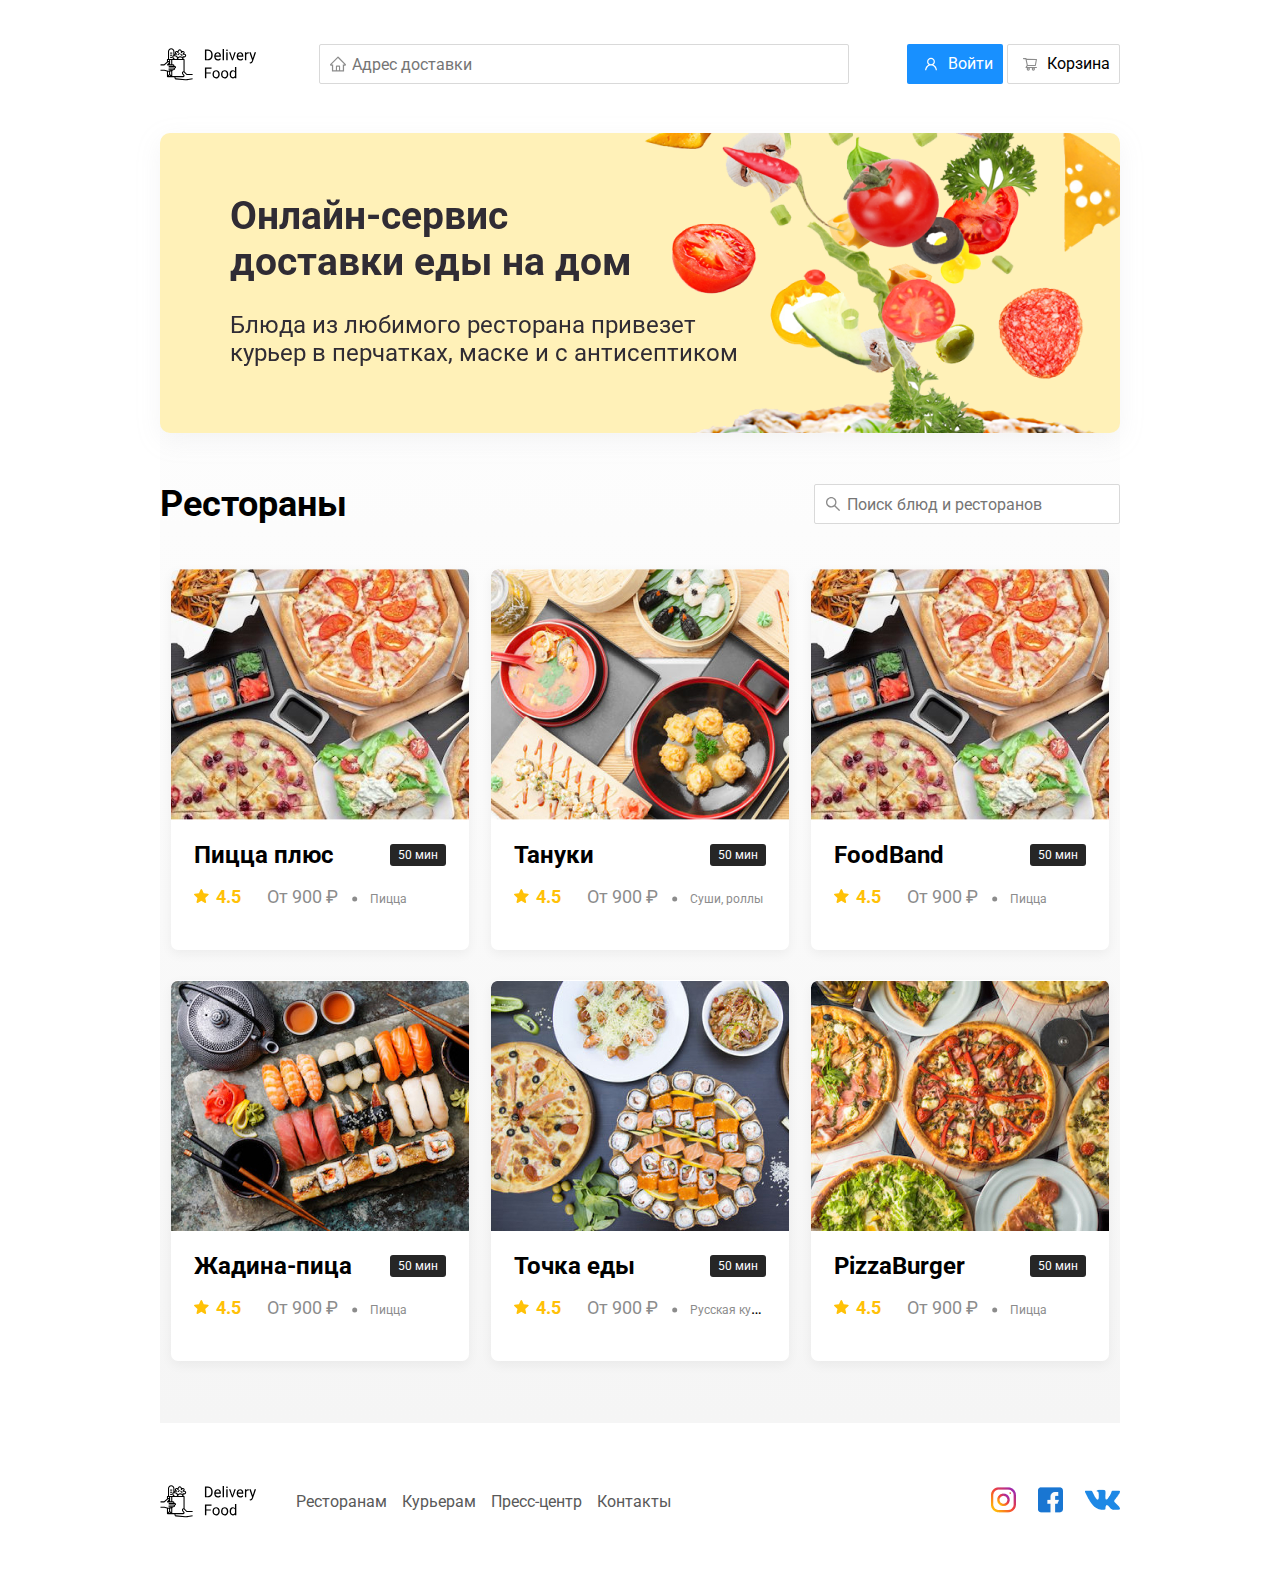
<file: src/index.html>
<!DOCTYPE html>
<html lang="ru">
  <head>
    <meta charset="UTF-8" />
    <meta name="viewport" content="width=device-width, initial-scale=1.0" />
    <title>Delivery Food</title>
    <link
      href="https://fonts.googleapis.com/css2?family=Roboto:wght@400;700&display=swap"
      rel="stylesheet"
    />
    <link rel="stylesheet" href="css/normalize.css" />
    <link rel="stylesheet" href="css/animate.css" />
    <link rel="stylesheet" href="css/style.css" />
    <link rel="shortcut icon" href="#" type="image/x-icon" />
  </head>

  <body>
    <div class="container">
      <header>
        <img class="logo" src="img/logo.svg" alt="logo" />
        <input class="input enter" type="text" placeholder="Адрес доставки" />
        <div class="btn">
          <button class="btn-enter">Войти</button>
          <button class="btn-busket">Корзина</button>
        </div>
      </header>

      <main>
        <div class="promo">
          <h1 class="promo-title">Онлайн-сервис<br />доставки еды на дом</h1>
          <p class="promo-text">
            Блюда из любимого ресторана привезет<br />курьер в перчатках, маске
            и с антисептиком
          </p>
        </div>

        <div class="head1">
          <h2 class="title1">Рестораны</h2>
          <input
            type="text"
            class="input find"
            placeholder="Поиск блюд и ресторанов"
          />
        </div>
        <!-- ! МЕНЮ -->
        <container class="generalmenu">
          <div class="cart">
            <div class="menu-image">
              <img src="img/image1.jpg" alt="блюдо 1" />
            </div>
            <div class="menu-text">
              <div class="menu-title">
                <div class="restoran">Пицца плюс</div>
                <div class="time">50 мин</div>
              </div>
              <div class="menu-reiting">
                <span class="reiting">4.5</span>
                <span class="price">От 900 ₽</span>
                <span class="category">Пицца</span>
              </div>
            </div>
          </div>
          <div class="cart">
            <div class="menu-image">
              <a href="restaurant_tanuki.html"
                ><img src="img/image2.jpg" alt="блюдо 1"
              /></a>
            </div>
            <div class="menu-text">
              <div class="menu-title">
                <div class="restoran">Тануки</div>
                <div class="time">50 мин</div>
              </div>
              <div class="menu-reiting">
                <span class="reiting">4.5</span>
                <span class="price">От 900 ₽</span>
                <span class="category">Суши, роллы</span>
              </div>
            </div>
          </div>
          <div class="cart">
            <div class="menu-image">
              <img src="img/image3.jpg" alt="блюдо 1" />
            </div>
            <div class="menu-text">
              <div class="menu-title">
                <div class="restoran">FoodBand</div>
                <div class="time">50 мин</div>
              </div>
              <div class="menu-reiting">
                <span class="reiting">4.5</span>
                <span class="price">От 900 ₽</span>
                <span class="category">Пицца</span>
              </div>
            </div>
          </div>
          <div class="cart">
            <div class="menu-image">
              <img src="img/image4.jpg" alt="блюдо 1" />
            </div>
            <div class="menu-text">
              <div class="menu-title">
                <div class="restoran">Жадина-пица</div>
                <div class="time">50 мин</div>
              </div>
              <div class="menu-reiting">
                <span class="reiting">4.5</span>
                <span class="price">От 900 ₽</span>
                <span class="category">Пицца</span>
              </div>
            </div>
          </div>
          <div class="cart">
            <div class="menu-image">
              <img src="img/image5.jpg" alt="блюдо 1" />
            </div>
            <div class="menu-text">
              <div class="menu-title">
                <div class="restoran">Точка еды</div>
                <div class="time">50 мин</div>
              </div>
              <div class="menu-reiting">
                <span class="reiting">4.5</span>
                <span class="price">От 900 ₽</span>
                <span class="category">Русская кухня</span>
              </div>
            </div>
          </div>
          <div class="cart">
            <div class="menu-image">
              <img src="img/image6.jpg" alt="блюдо 1" />
            </div>
            <div class="menu-text">
              <div class="menu-title">
                <div class="restoran">PizzaBurger</div>
                <div class="time">50 мин</div>
              </div>
              <div class="menu-reiting">
                <span class="reiting">4.5</span>
                <span class="price">От 900 ₽</span>
                <span class="category">Пицца</span>
              </div>
            </div>
          </div>
        </container>
      </main>

      <!-- ! ФУТЕР -->
      <footer class="footer">
        <div class="footer-menu">
          <img src="img/logo.svg" alt="logo" />
          <nav class="navig">
            <a href="#" class="navig-link">Ресторанам</a>
            <a href="#" class="navig-link">Курьерам</a>
            <a href="#" class="navig-link">Пресс-центр</a>
            <a href="#" class="navig-link">Контакты</a>
          </nav>
        </div>
        <div class="social">
          <a href="#"><img src="img/login-ig.png" alt="instagram" /></a>
          <a href="#"><img src="img/login-fb.png" alt="facebook" /></a>
          <a href="#"><img src="img/login-vk.png" alt="vkontakte" /></a>
        </div>
      </footer>
    </div>
  </body>
</html>
</file>
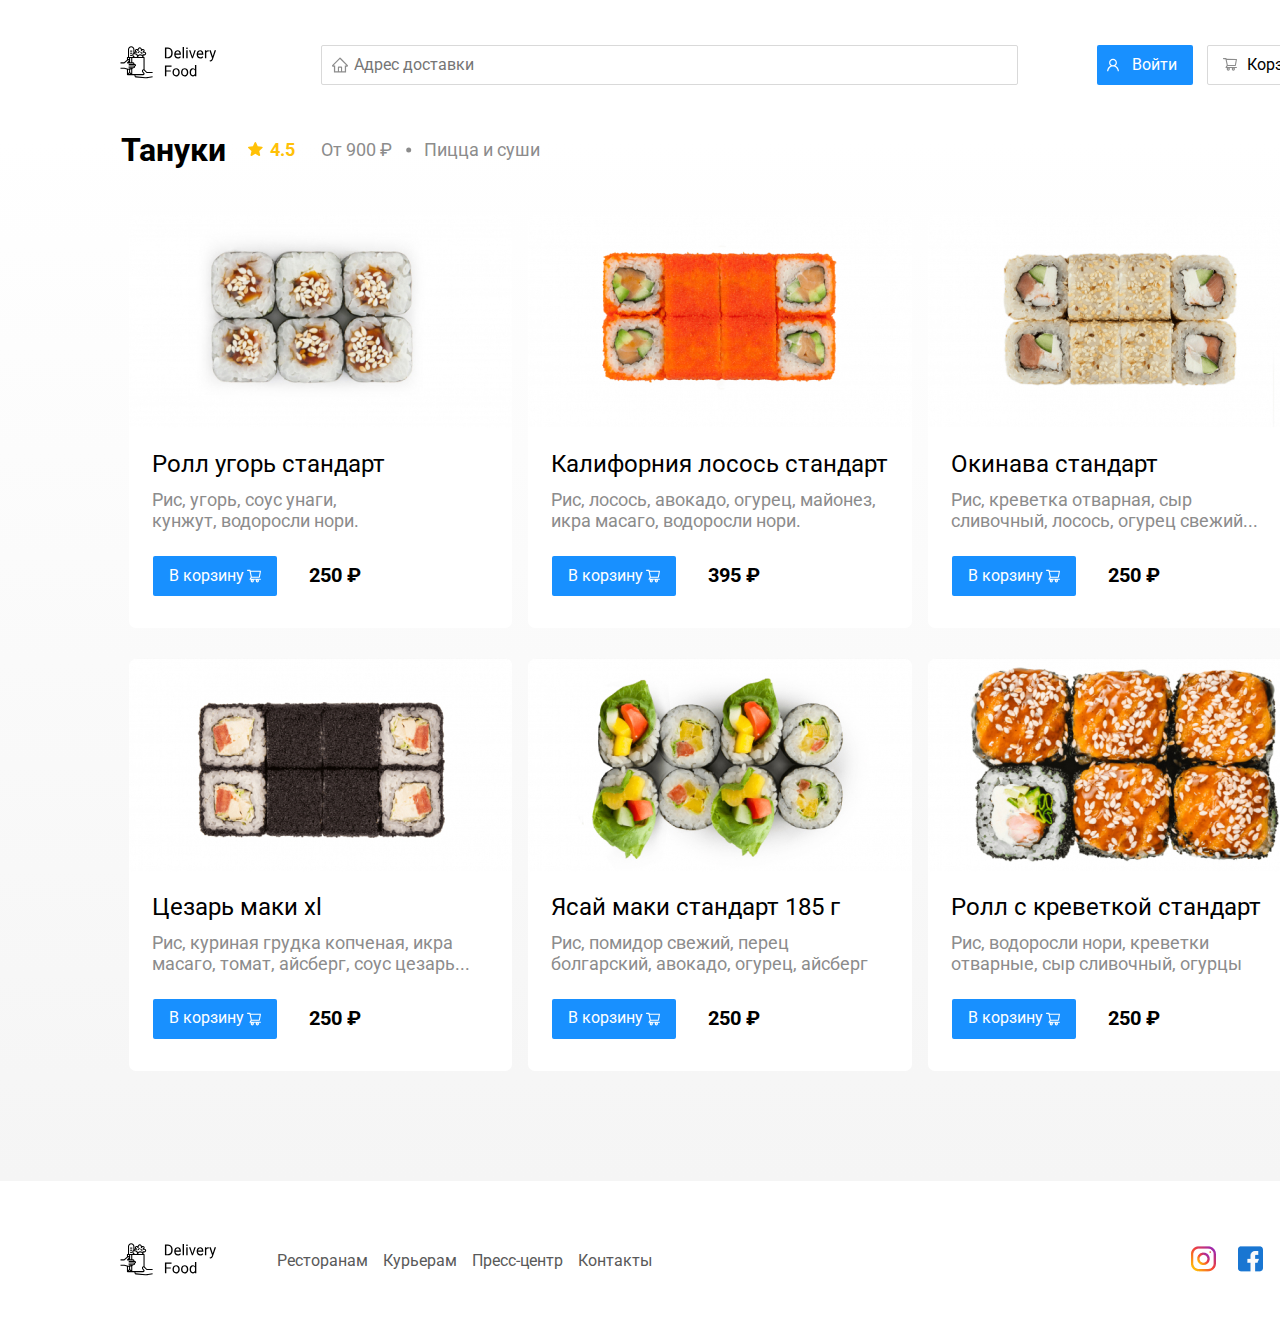
<file: src/restaurant_tanuki.html>
<!DOCTYPE html>
<html lang="ru">
  <head>
    <meta charset="UTF-8" />
    <meta name="viewport" content="width=device-width, initial-scale=1.0" />
    <title>Restaurant Tanuki</title>
    <link
      href="https://fonts.googleapis.com/css2?family=Roboto:wght@400;700&display=swap"
      rel="stylesheet"
    />
    <link rel="stylesheet" href="css/normalize.css" />
    <link rel="stylesheet" href="css/animate.css" />
    <link rel="stylesheet" href="css/style-restoran.css" />
    <link rel="shortcut icon" href="#" type="image/x-icon" />
  </head>

  <body>
    <header>
      <a class="logo wow animate__animated animate__flip" data-wow-iteration = "5" href="index.html">
        <img src="img/logo.svg" alt="logo"
      /></a>
      <input class="input enter" type="text" placeholder="Адрес доставки" />
      <div class="btn">
        <button class="btn-enter">Войти</button>
        <button class="btn-busket" id="busket">Корзина</button>
      </div>
    </header>
    <main class="container">
      <div class="restaurant">
        <h1 class="title1">Тануки</h1>
        <div class="restaurant-rating">
          <span class="rating">4.5</span>
          <span class="price">От 900 ₽</span>
          <span class="category">Пицца и суши</span>
        </div>
      </div>
      <!-- ! МЕНЮ -->
      <container class="generalmenu">
        <div class="cart wow animate__animated animate__backInUp animate__slow">
          <div class="menu-image">
            <img src="img/card-1.jpg" alt="блюдо 1" />
          </div>
          <div class="menu-title">
            <h2 class="dush">Ролл угорь стандарт</h2>
            <p class="composition">
              Рис, угорь, соус унаги, <br />кунжут, водоросли нори.
            </p>
          </div>
          <div class="busket-price">
            <div class="btn">
              <button class="in-busket">В корзину</button>
            </div>
            <div class="price-dish">
              <p>250 ₽</p>
            </div>
          </div>
        </div>
        <div class="cart wow animate__animated animate__backInUp animate__slow">
          <div class="menu-image">
            <img src="img/card-2.jpg" alt="блюдо 1" />
          </div>
          <div class="menu-title">
            <h2 class="dush">Калифорния лосось стандарт</h2>
            <p class="composition">
              Рис, лосось, авокадо, огурец, майонез, <br />икра масаго,
              водоросли нори.
            </p>
          </div>
          <div class="busket-price">
            <div class="btn">
              <button class="in-busket">В корзину</button>
            </div>
            <div class="price-dish">
              <p>395 ₽</p>
            </div>
          </div>
        </div>
        <div class="cart wow animate__animated animate__backInUp animate__slow">
          <div class="menu-image">
            <img src="img/card-3.jpg" alt="блюдо 1" />
          </div>
          <div class="menu-title">
            <h2 class="dush">Окинава стандарт</h2>
            <p class="composition">
              Рис, креветка отварная, сыр <br />сливочный, лосось, огурец
              свежий...
            </p>
          </div>
          <div class="busket-price">
            <div class="btn">
              <button class="in-busket">В корзину</button>
            </div>
            <div class="price-dish">
              <p>250 ₽</p>
            </div>
          </div>
        </div>
        <div class="cart wow animate__animated animate__backInUp animate__slow">
          <div class="menu-image">
            <img src="img/card-4.jpg" alt="блюдо 1" />
          </div>
          <div class="menu-title">
            <h2 class="dush">Цезарь маки хl</h2>
            <p class="composition">
              Рис, куриная грудка копченая, икра <br />масаго, томат, айсберг,
              соус цезарь...
            </p>
          </div>
          <div class="busket-price">
            <div class="btn">
              <button class="in-busket">В корзину</button>
            </div>
            <div class="price-dish">
              <p>250 ₽</p>
            </div>
          </div>
        </div>
        <div class="cart wow animate__animated animate__backInUp animate__slow">
          <div class="menu-image">
            <img src="img/card-5.jpg" alt="блюдо 1" />
          </div>
          <div class="menu-title">
            <h2 class="dush">Ясай маки стандарт 185 г</h2>
            <p class="composition">
              Рис, помидор свежий, перец <br />болгарский, авокадо, огурец,
              айсберг
            </p>
          </div>
          <div class="busket-price">
            <div class="btn">
              <button class="in-busket">В корзину</button>
            </div>
            <div class="price-dish">
              <p>250 ₽</p>
            </div>
          </div>
        </div>
        <div class="cart wow animate__animated animate__backInUp animate__slow">
          <div class="menu-image">
            <img src="img/card-6.jpg" alt="блюдо 1" />
          </div>
          <div class="menu-title">
            <h2 class="dush">Ролл с креветкой стандарт</h2>
            <p class="composition">
              Рис, водоросли нори, креветки <br />отварные, сыр сливочный,
              огурцы
            </p>
          </div>
          <div class="busket-price">
            <div class="btn">
              <button class="in-busket">В корзину</button>
            </div>
            <div class="price-dish">
              <p>250 ₽</p>
            </div>
          </div>
        </div>
      </container>
    </main>
    <!-- </div> -->
    <!-- ! ФУТЕР -->
    <footer class="footer">
      <div class="footer-menu">
        <a href="index.html"><img src="img/logo.svg" alt="logo" /></a>
        <nav class="navig">
          <a href="#" class="navig-link">Ресторанам</a>
          <a href="#" class="navig-link">Курьерам</a>
          <a href="#" class="navig-link">Пресс-центр</a>
          <a href="#" class="navig-link">Контакты</a>
        </nav>
      </div>
      <div class="social">
        <a href="#"><img src="img/login-ig.png" alt="instagram" /></a>
        <a href="#"><img src="img/login-fb.png" alt="facebook" /></a>
        <a href="#"><img src="img/login-vk.png" alt="vkontakte" /></a>
      </div>
    </footer>

    <div class="modal">
      <div class="modal-dialog">
        <div class="modal-header">
          <h3>Корзина</h3>
          <button class="modal-close" id="close">&times;</button>
        </div>
        <div class="modal-foods">
          <div class="modal-food">
            <span сlass="food">Ролл угорь стандарт</span>
            <span class="food-price">250 ₽</span>
            <div class="modal-counter">
              <button class="minus btn-counter">-</button>
              <span class="counter">1</span>
              <button class="plus btn-counter">+</button>
            </div>
          </div>
          <div class="modal-food">
            <span сlass="food">Ролл угорь стандарт</span>
            <span class="food-price">250 ₽</span>
            <div class="modal-counter">
              <button class="minus btn-counter">-</button>
              <span class="counter">1</span>
              <button class="plus btn-counter">+</button>
            </div>
          </div>
          <div class="modal-food">
            <span сlass="food">Ролл угорь стандарт</span>
            <span class="food-price">250 ₽</span>
            <div class="modal-counter">
              <button class="minus btn-counter">-</button>
              <span class="counter">1</span>
              <button class="plus btn-counter">+</button>
            </div>
          </div>
          <div class="modal-food">
            <span сlass="food">Ролл угорь стандарт</span>
            <span class="food-price">250 ₽</span>
            <div class="modal-counter">
              <button class="minus btn-counter">-</button>
              <span class="counter">1</span>
              <button class="plus btn-counter">+</button>
            </div>
          </div>
        </div>
        <div class="modal-footer">
          <div class="cash">1250 ₽</div>
          <div class="btn-modal">
            <button class="order">Оформить заказ</button>
            <button class="cancel">Отмена</button>
          </div>
        </div>
      </div>
    </div>
    <script src="js/main.js"></script>
    <script src="js/wow.min.js"></script>
    <script>new WOW().init();</script>
  </body>
</html>
</file>
<file: src/css/style.css>
*{
	box-sizing: border-box;
	font-family: 'Roboto', sans-serif;
	margin: auto;
}
/* ! заголовок*/
header{
	margin-top: 44px;
	display: flex;
	align-items: center;
	justify-content: space-between;
}
.logo{
	margin: 0;
}
.enter{
	background-image: url(../img/home.svg);
	flex: 0.8;
}
.btn{
	margin: 0;
}
.btn-enter{
	width: 96px;
	height: 40px;
	left: 1101px;
	top: 44px;
	background: #1890FF;
	color: #FFFFFF;
	border: none;
	border-radius: 2px;
	font-size: 16px;
	background-image: url(../img/enter.svg);
	background-repeat: no-repeat;
	background-position: left 18px center;
	padding-left: 36px;
}
.btn-busket{
	width: 113px;
	height: 40px;
	left: 1207px;
	top: 44px;
	background: #FFFFFF;
	border: 1px solid #D9D9D9;
	border-radius: 2px;
	font-size: 16px;
	line-height: 24px;
	background-image: url(../img/busket.svg);
	background-repeat: no-repeat;
	background-position: left 14px center;
	padding-left: 36px;
}
.input{
	width: 236px;
	height: 40px;
	font-size: 16px;
	line-height: 24px;
	color: #BFBFBF;
	border: 1px solid #D9D9D9;
	border-radius: 2px;
	background-repeat: no-repeat;
	background-position: left 10px center;
	padding: 8px 32px;
}
.container {
	margin-bottom: 46px;
	width: 1200px;
}
main{
	margin-top: 27px;
	height: 1300px;
	background: linear-gradient(180deg, rgba(245, 245, 245, 0) 1.04%, #F5F5F5 100%); /* !градиент подложка фон*/
}
/* ! ЗАГОЛОВОК промо */
.promo {
	margin-top: 49px;
	background: #FFF1B8 url(../img/promo-pizza.png) no-repeat top right;
	border-radius: 10px;
	height: 300px;
	filter: drop-shadow(0px 7px 12px rgba(158, 158, 163, 0.1));
	color: #302C34;
	font-style: normal;
	padding: 34px 70px;
}

.promo-title {
	font-style: normal;
	font-weight: bold;
	font-size: 39px;
	line-height: 46px;
}

.promo-text {
	font-style: normal;
	font-weight: normal;
	font-size: 24px;
	line-height: 28px;
}
/* ! Страница ресторана*/
.head1{
	display: flex;
	justify-content: space-between;
	font-style: normal;
	font-weight: bold;
	font-size: 36px;
	line-height: 42px;
	align-items: center;
	margin-top: 50px;
}
.title1{
	margin: 0;
	/* width: 190px; */
	font-size: 36px;
}
.find{
	background-image: url(../img/find.svg);
	width: 306px;
}
/* ! БЛЮДА */
.generalmenu{
	padding-top: 44px;
	display: flex;
	flex-wrap: wrap; 			/*!перенос на новую строку*/
	align-items: flex-start;
	justify-content: space-between;
}
.cart{
		display: inline-block;
		background: #FFFFFF;
		box-shadow: 0px 4px 12px rgba(0, 0, 0, 0.05); /* !тень на карточке*/
		border-radius: 7px;
		overflow: hidden;
		margin-bottom: 30px;
		flex-basis: 31%;   /* !процент занимаемой ширины*/
}
.cart:hover{
	transform: scale(1.02);
}
.menu-image {
	border-radius: 7px 7px 0px 0px;
	width: 384px;
	height: 250px;
	object-fit: cover; /*!обрезать картинку по размерам*/
}
.menu-text {
	padding: 20px 23px 35px;
}
.menu-title {
	display: flex;
	align-items: center; /*!центрировать по вертикали*/
	justify-content: space-between;
}
.restoran {
	font-style: normal;
	font-weight: bold;
	font-size: 24px;
	line-height: 32px;
	margin: 0;
	
}
.time {
	font-style: normal;
	font-weight: normal;
	font-size: 12px;
	line-height: 20px;
	color: #FFFFFF;
	background: #262626;
	border-radius: 3px;
	padding: 1px 8px;
	margin: 0;
}
.menu-reiting {
	margin-top: 10px;
	white-space: nowrap;
	text-overflow: ellipsis;
	overflow: hidden;
}
.reiting {
	font-style: normal;
	font-weight: bold;
	font-size: 18px;
	line-height: 32px;
	color: #FFC107;
	padding: 0 22px;
	background-image: url(../img/star.svg);
	background-repeat: no-repeat;
	background-position: left center;
	padding-top: 3px;
}
.price {
	font-style: normal;
	font-weight: normal;
	font-size: 18px;
	line-height: 32px;
	color: #8C8C8C;
}
.category {
	font-style: normal;
	font-weight: normal;
	font-size: 18px;
	line-height: 32px;
	color: #8C8C8C;
	background-image: url(../img/dot.svg);
	background-repeat: no-repeat;
	background-position: left 10px center;
	padding-left: 28px;
}
.footer{
	/* width: 1200px; */
	display: flex;
	justify-content: space-between;
	margin: 60px auto 60px;
}
.footer-menu{
	display: flex;
	margin: 0;
}
.navig{
	display: flex;
	padding-left: 35px;
	align-items: center;
}
.navig-link{
	text-decoration: none;
	color: #595959;
}
.navig-link:not(:last-child){ /*! для всех кроме последнего*/
	margin-right: 15px;
}
.social{
	display: flex;
	align-items: center;
	margin: 0;
}
a:not(:last-child){
	margin-right: 21px;
}

/*!                             адаптив*/
@media (max-width: 1366px) {
	.container{
		max-width: 960px;
	}
	main{
		height: 1290px;
	}
	.category{
		font-size: 12px;
	}
}
@media(max-width:1024px){
	.container{
		max-width: 760px;
	}
	.cart{
		flex-basis: 45%;
	}
	.category{
		font-size: 16px;
	}
	main{
		height: 1600px;
	}
	.promo{
		height: 220px;
		background: #FFF1B8 url(../img/promo-pizza.png) no-repeat top right /520px;
	}
	.promo-title{
		font-size: 30px;
		line-height: 30px;
	}
	.promo-text{
		font-size: 16px;
		line-height: 20px;
	}
}
/* !                     ipad  768px*/
@media(max-width:790px){
	main {
		height: 1430px;
	}
	.container{
		max-width: 580px;
		/* padding-top: 0px; */
	}
	.promo{
		height: 170px;
		background: #FFF1B8 url(../img/promo-pizza.png) no-repeat top right /390px;
		padding: 16px 40px;
		margin-top: 30px;
	}
	.promo-title{
		font-size: 24px;
		line-height: 24px;
	}
	.promo-text{
		font-size: 14px;
		line-height: 16px;
	}
	.generalmenu{
		padding-top: 26px;
	}
	.head1{
		margin-top: 30px;
	}
	.menu-text{
		padding: 16px 16px 16px;
	}
	.restoran {
		font-size: 24px;
	}
	.reiting, .price, .category{
		font-size: 12px;
	}
	.category{
		padding-left: 24px;
	}
	.footer {
		margin: 30px auto 30px;
	}
	.navig {
		font-size: 12px;
		padding-left: 20px;
	}
.navig-link:not(:last-child) {
	/*! для всех кроме последнего*/
	margin-right: 12px;
	}
}
/*!                   iphone    414px*/
@media (max-width: 414px){
	.container{
		max-width: 350px;
	}
	header{
		margin-top: 12px;
		display: inline;
	}
	.logo{
		margin: 18px auto;
	}
	.input{
		width: 245px;
		position: relative;
		bottom: 32px;
	}
	.btn{
		position: relative;
		bottom: 16px;
		display: flex;
		justify-content: end;
	}
	.btn-busket{
		margin-left: 37px;
	}
	main{
		margin-top: 10px;
		height: 2600px;
	}
	.promo {
		height: 180px;
		background: #FFF1B8 url(../img/promo-pizza.png)  no-repeat top left 60px /410px;
		/* opacity: 50%; */
		padding: 26px 20px;
		margin-top: 0px;
	}
	.promo-title {
		font-size: 26px;
		line-height: 28px;
	}
	.promo-text {
		font-size: 12px;
		line-height: 14px;
	}

	.head1 {
		margin-top: 20px;
		display: inline-block;
		/* width: 350px; */
	}
	.find{
		width: 350px;
		position: relative;
		bottom: 0px;
	}

	.generalmenu {
		padding-top: 20px;
	}
	.cart{
		flex-basis: 100%;
	}
	.menu-text {
		padding: 16px 16px 16px;
	}

	.restoran {
		font-size: 32px;
	}


	.reiting,
	.price,
	.category {
		font-size: 18px;
	}

	.category {
		padding-left: 24px;
	}

	.footer {
		/* display: inline-block; */
		margin: 80px auto 20px;
		width: 350px;
	}
	.footer-menu{
		display: inline-block;
		/* width: 350px; */
	}
	.navig {
	display: inline-block;
	padding-left: 0;
	font-size: 14px;
	position: relative;
	bottom: 100px;
	right: -5px;
	width: 340px;
	}
	.social{
		position: relative;
		right: 132px;
		bottom: 9px;
	}
	.navig-link:not(:last-child) {
		/*! для всех кроме последнего*/
		margin-right: 12px;
	}

}
</file>
<file: src/css/style-restoran.css>
*{
	box-sizing: border-box;
	font-family: 'Roboto', sans-serif;
	margin: auto;
}
body{
	width: 1440px;
	margin: auto;
}
header{
	margin-top: 44px;
	width: 1200px;
	display: flex;
	align-items: center;
	justify-content: space-between;
}
.logo{
	margin: 0;
}
.enter{
	background-image: url(../img/home.svg);
	flex: 0.8;
}
.btn{
	margin: 0;
}
.btn-enter{
	width: 96px;
	height: 40px;
	background: #1890FF;
	color: #FFFFFF;
	border: none;
	border-radius: 2px;
	font-size: 16px;
	background-image: url(../img/enter.svg);
	background-repeat: no-repeat;
	background-position: left 10px center;
	text-align: right;
padding-right: 16px;
}
.btn-busket{
	margin-left: 10px;
	width: 113px;
	height: 40px;
	background: #FFFFFF;
	border: 1px solid #D9D9D9;
	border-radius: 2px;
	font-size: 16px;
	line-height: 24px;
	background-image: url(../img/busket.svg);
	background-repeat: no-repeat;
	background-position: left 14px center;
	padding-left: 36px;
}
.input{
	height: 40px;
	font-size: 16px;
	line-height: 24px;
	color: #BFBFBF;
	border: 1px solid #D9D9D9;
	border-radius: 2px;
	background-repeat: no-repeat;
	background-position: left 10px center;
	padding: 8px 32px;
}
main {
	margin: 44px auto 60px;
	padding: 0 8.4% 80px;
	background: linear-gradient(180deg, rgba(245, 245, 245, 0) 1.04%, #F5F5F5 100%);
	/* !градиент подложка фон*/

}
	.restaurant{
		display: flex;
		position: absolute;
		align-items: center;
		width: 442px;
		height: 42px;
		font-weight: 700;
	}
	.restaurant-rating{
		font-size: 18px;
	}
	.rating {
			line-height: 32px;
			color: #FFC107;
			background-image: url(../img/star.svg);
			background-repeat: no-repeat;
			background-position: left center;
			padding: 3px 22px 0;
	}
	.price {
			font-weight: normal;
			color: #8C8C8C;
	}
	.category {
		font-weight: normal;
		color: #8C8C8C;
		background-image: url(../img/dot.svg);
		background-repeat: no-repeat;
		background-position: left 10px center;
		padding-left: 28px;
	}

/* ! категории */
.generalmenu{
	padding-top: 86px;
	display: flex;
	flex-wrap: wrap; 			/*!перенос на новую строку*/
	align-items: flex-start;
	justify-content: space-between;
}
.cart{
		display: inline;
		background: #ffffff;
		box-shadow: 0px 4px 12px rgb(0, 0, 0, 0,5); /* !тень на карточке*/
		border-radius: 7px;
		overflow: hidden;
		margin-bottom: 30px;
		flex-basis: 32%;   /* !процент занимаемой ширины*/
}
.menu-image {
	border-radius: 7px 7px 0px 0px;
	width: 384px;
	height: 212px;
	object-fit: cover; /*!обрезать картинку по размерам*/
}
.menu-title {
	margin: 24px 23px;
}
.dush{
	font-size: 24px;
	font-weight: normal;
	margin-bottom: 10px;
}
.composition{
	font-weight: normal;
	font-size: 18px;
	line-height: 21px;
	color: #8C8C8C;
	margin-bottom: 25px;
}
.busket-price{
	display: inline-flex;
	margin: 0 24px 32px;
}
.in-busket{
		width: 124px;
		height: 40px;
		background: #1890FF;
		color: #FFFFFF;
		border: none;
		border-radius: 2px;
		font-weight: normal;
		font-size: 16px;
		background-image: url(../img/busket-white.svg);
		background-repeat: no-repeat;
		background-position: right 16px center;
		padding-left: 16px;
	text-align: left;
}
.price-dish{
	margin-left: 32px;
	font-weight: bold;
	font-size: 20px;
}
.footer{
	width: 1200px;
	display: flex;
	justify-content: space-between;
	margin: 60px auto 60px;
}
.footer-menu{
	display: flex;
	margin: 0;
}
.navig{
	display: flex;
	padding-left: 35px;
	align-items: center;
}
.navig-link{
	text-decoration: none;
	color: #595959;
}
.navig-link:not(:last-child){ /*! для всех кроме последнего*/
	margin-right: 15px;
}
.social{
	display: flex;
	align-items: center;
	margin: 0;
}
a:not(:last-child){
	margin-right: 21px;
}

.modal{
	display: none;
	position: fixed;
	left: 0;
	top: 0;
	width: 100%;
	height: 100%;
	background: rgba(0, 0, 0, 0.4);
	margin: auto;
}
.is-open{
	display: flex;
}

.modal-dialog{
	max-width: 780px;
	width: 95%;
	border-radius: 5px;
	background-color: #ffffff;
	padding: 40px 45px;
	/* margin: auto; */
}
.modal-header{
	display: flex;
	margin-bottom: 48px;
	align-items: center;
	justify-content: space-between;
	line-height: 42px;

}
h3{
	font-weight: bold;
	font-size: 36px;
	margin: 0;
}
.modal-close{
	margin: 0;
	font-size: 36px;
	background-color: transparent;
	border: none;
}
.modal-foods {
	/* display: flex; */
	/* justify-content: space-between; */
	/* align-items: center; */
	/* flex-wrap: wrap;	 */
	/* max-width: 700px; */


}

.modal-food {
	display: flex;
	align-items: flex-start;
	justify-content: space-between;
	margin: 0;  /* !не работает*/
	border-bottom: solid 1px;
	border-color: #D9D9D9;
	line-height: 32px;
	height: 43px;
	width: 700px;
	
}

.food{
	font-size: 18px;
}

.food-price {
	font-weight: bold;
	font-size: 20px;
}

.modal-counter{

}

.btn-counter {
	width: 39px;
	height: 32px;
	border: 1px solid #40A9FF;
	box-sizing: border-box;
	border-radius: 2px;
	color: #40A9FF;
	background: none;
	/* margin: 0; */
}

.counter {
	font-size: 16px;
	line-height: 24px;
	margin: 0 10px;
}

.minus {}

.plus {}

.modal-footer {
	margin-top: 68px;
	display: flex;
	align-items: center;
	justify-content: space-between;
	
}

.cash {
	/* width: 106px;
	height: 53px; */
	font-weight: bold;
	font-size: 20px;
	line-height: 23px;
	color: #FAFAFA;
	background: #262626;
	border-radius: 5px;
	/* text-align: center; */
	padding: 15px 20px;
}

.btn-modal {}

.order {
	width: 149px;
	height: 40px;
	background: #1890FF;
	color: #FFFFFF;
	border: none;
	border-radius: 2px;
	font-size: 16px;
	line-height: 24px;
}

.cancel {
	width: 88px;
	height: 40px;
	background: #ffffFF;
	border: 1px solid #D9D9D9;
	border-radius: 2px;
	font-size: 16px;
	line-height: 24px;
	margin: 0px 10px;
	color: #595959;
	
}
</file>
